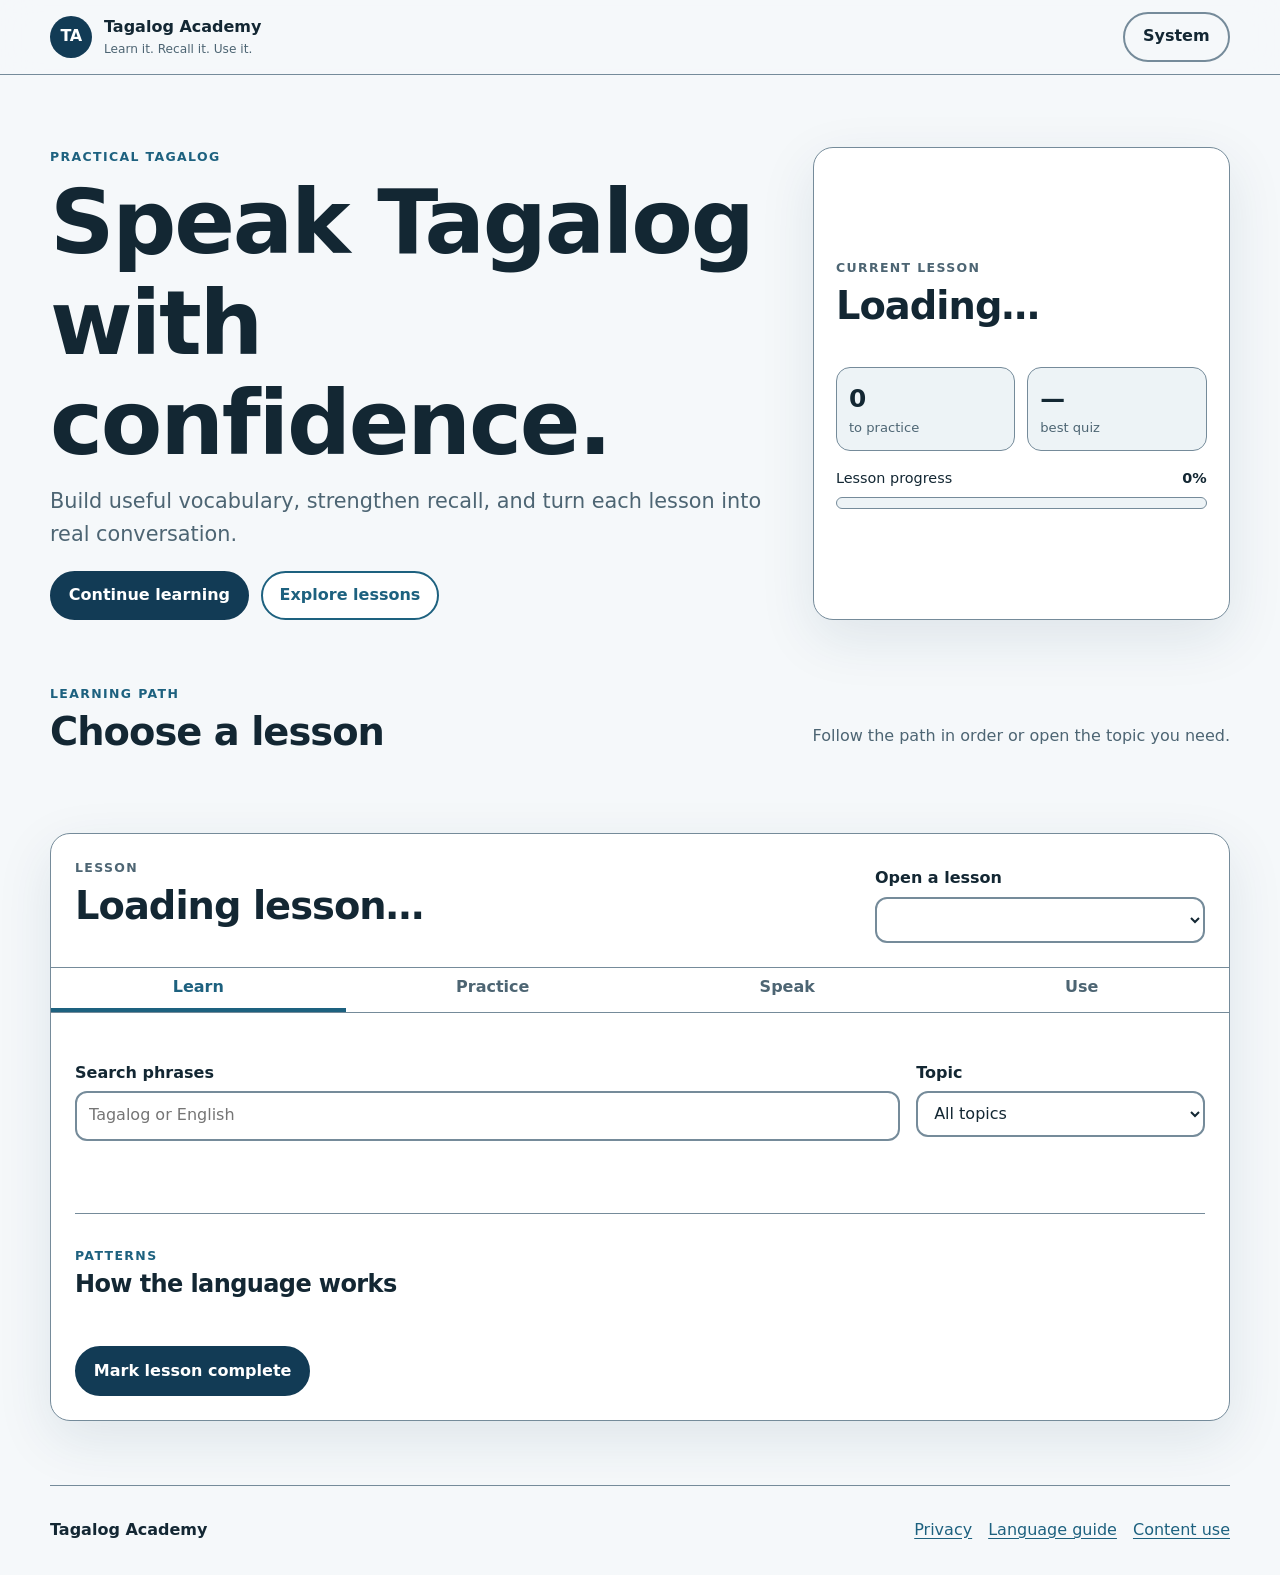
<file: index.html>
<!doctype html>
<html lang="en">
<head>
  <meta charset="utf-8">
  <meta name="viewport" content="width=device-width, initial-scale=1">
  <meta name="description" content="Learn practical Tagalog through short lessons, recall practice, speaking, and real conversation patterns.">
  <meta name="referrer" content="strict-origin-when-cross-origin">
  <meta http-equiv="Content-Security-Policy" content="default-src 'self'; script-src 'self'; style-src 'self'; img-src 'self' data:; media-src 'self' blob:; connect-src 'self'; object-src 'none'; base-uri 'none'; form-action 'self'; upgrade-insecure-requests">
  <meta name="theme-color" content="#123b55">
  <link rel="canonical" href="https://tagalog.academy/">
  <meta property="og:type" content="website">
  <meta property="og:url" content="https://tagalog.academy/">
  <meta property="og:title" content="Tagalog Academy">
  <meta property="og:description" content="A guided path to practical Tagalog.">
  <meta property="og:image" content="https://tagalog.academy/assets/images/social-card.png">
  <meta name="twitter:card" content="summary_large_image">
  <meta name="twitter:title" content="Tagalog Academy">
  <meta name="twitter:description" content="A guided path to practical Tagalog.">
  <meta name="twitter:image" content="https://tagalog.academy/assets/images/social-card.png">
  <title>Tagalog Academy — Learn practical Tagalog</title>
  <script src="assets/js/theme.js"></script>
  <link rel="icon" href="assets/icons/favicon.svg" type="image/svg+xml">
  <link rel="apple-touch-icon" href="assets/icons/icon-192.png">
  <link rel="manifest" href="manifest.webmanifest">
  <link rel="stylesheet" href="assets/css/styles.css">
</head>
<body>
  <a class="skip-link" href="#main">Skip to learning</a>
  <div id="global-feedback" class="global-feedback" role="status" aria-live="assertive" hidden>
    <span id="global-feedback-text"></span>
    <button id="retry-load" type="button" class="text-button" hidden>Try again</button>
  </div>

  <header class="site-header">
    <a class="wordmark" href="#top" aria-label="Tagalog Academy home">
      <span class="wordmark-mark" aria-hidden="true">TA</span>
      <span><strong>Tagalog Academy</strong><small>Learn it. Recall it. Use it.</small></span>
    </a>
    <div class="header-actions">
      <button id="install-app" class="button button-quiet" type="button" hidden>Install</button>
      <button id="theme-toggle" class="button button-quiet appearance-toggle" type="button" aria-label="Appearance: System. Activate to change.">System</button>
    </div>
  </header>

  <main id="main" class="page-shell">
    <section id="top" class="hero" aria-labelledby="hero-title">
      <div>
        <p class="eyebrow">Practical Tagalog</p>
        <h1 id="hero-title">Speak Tagalog with confidence.</h1>
        <p class="hero-copy">Build useful vocabulary, strengthen recall, and turn each lesson into real conversation.</p>
        <div class="hero-actions">
          <button id="continue-learning" class="button" type="button">Continue learning</button>
          <button class="button button-secondary" type="button" data-scroll-to="lesson-path">Explore lessons</button>
        </div>
      </div>
      <aside class="dashboard-card" aria-label="Current learning progress">
        <p class="eyebrow">Current lesson</p>
        <h2 id="dashboard-title">Loading…</h2>
        <p id="dashboard-summary"></p>
        <div class="metric-grid">
          <div><strong id="session-count">0</strong><span>to practice</span></div>
          <div><strong id="best-quiz">—</strong><span>best quiz</span></div>
        </div>
        <div class="progress-label-row"><span id="progress-label">Lesson progress</span><strong id="progress-value">0%</strong></div>
        <div class="progress-track" role="progressbar" aria-valuemin="0" aria-valuemax="100" aria-valuenow="0" aria-labelledby="progress-label"><div id="progress-fill"></div></div>
      </aside>
    </section>

    <section id="lesson-path" class="lesson-path" aria-labelledby="lesson-path-title">
      <div class="section-heading">
        <div><p class="eyebrow">Learning path</p><h2 id="lesson-path-title">Choose a lesson</h2></div>
        <p>Follow the path in order or open the topic you need.</p>
      </div>
      <div id="lesson-grid" class="lesson-grid"></div>
    </section>

    <section class="lesson-shell" aria-labelledby="active-lesson-title">
      <div class="lesson-header">
        <div>
          <p id="lesson-position" class="eyebrow">Lesson</p>
          <h2 id="active-lesson-title">Loading lesson…</h2>
          <p id="active-lesson-summary"></p>
        </div>
        <label class="lesson-select" for="lesson-select"><span>Open a lesson</span><select id="lesson-select"></select></label>
      </div>

      <nav class="tab-list" role="tablist" aria-label="Lesson sections">
        <button id="tab-learn" class="tab is-active" type="button" role="tab" aria-selected="true" aria-controls="learn" tabindex="0" data-panel="learn">Learn</button>
        <button id="tab-practice" class="tab" type="button" role="tab" aria-selected="false" aria-controls="practice" tabindex="-1" data-panel="practice">Practice</button>
        <button id="tab-speak" class="tab" type="button" role="tab" aria-selected="false" aria-controls="speak" tabindex="-1" data-panel="speak">Speak</button>
        <button id="tab-use" class="tab" type="button" role="tab" aria-selected="false" aria-controls="use" tabindex="-1" data-panel="use">Use</button>
      </nav>

      <section id="learn" class="panel is-active" role="tabpanel" aria-labelledby="tab-learn" tabindex="0">
        <div id="objectives" class="objective-grid"></div>
        <div class="toolbar">
          <label class="search-field" for="phrase-search"><span>Search phrases</span><input id="phrase-search" type="search" placeholder="Tagalog or English"></label>
          <label class="select-field" for="category-filter"><span>Topic</span><select id="category-filter"><option value="all">All topics</option></select></label>
        </div>
        <p id="search-status" class="search-status" role="status" aria-live="polite"></p>
        <div id="lesson-groups" class="lesson-groups"></div>
        <div class="subsection">
          <div class="section-heading compact-heading"><div><p class="eyebrow">Patterns</p><h3>How the language works</h3></div></div>
          <div id="grammar-notes" class="card-grid"></div>
          <div id="patterns" class="pattern-grid"></div>
        </div>
        <div class="lesson-actions">
          <button id="mark-lesson" class="button" type="button">Mark lesson complete</button>
          <button id="next-lesson" class="button button-secondary" type="button" hidden></button>
        </div>
      </section>

      <section id="practice" class="panel" role="tabpanel" aria-labelledby="tab-practice" tabindex="0" hidden>
        <div class="practice-grid">
          <article class="practice-card review-card">
            <div class="card-heading"><div><p class="eyebrow">Recall</p><h3>Practice what is due</h3></div><span id="review-counter">0 / 0</span></div>
            <p id="review-direction" class="review-direction">English → Tagalog</p>
            <p id="review-prompt" class="review-prompt" tabindex="-1">Loading…</p>
            <div id="review-answer" class="review-answer" hidden><strong lang="fil"></strong><span></span></div>
            <div id="review-controls" class="inline-actions">
              <button id="review-reveal" class="button" type="button">Reveal</button>
              <button id="review-speak" class="button button-secondary" type="button">Hear it</button>
            </div>
            <div id="review-ratings" class="rating-grid" hidden>
              <button class="rating-button" type="button" data-rating="again"><strong>Again</strong><span>Review soon</span></button>
              <button class="rating-button" type="button" data-rating="hard"><strong>Hard</strong><span>Tomorrow</span></button>
              <button class="rating-button" type="button" data-rating="good"><strong>Good</strong><span>Later</span></button>
            </div>
            <p id="review-feedback" class="feedback" role="status" aria-live="polite"></p>
          </article>

          <article class="practice-card">
            <div class="card-heading"><div><p class="eyebrow">Type</p><h3>Produce the Tagalog</h3></div><span id="typing-count"></span></div>
            <p id="typing-prompt" class="large-prompt"></p>
            <label for="typing-answer">Your answer</label>
            <input id="typing-answer" type="text" autocomplete="off" autocapitalize="sentences" spellcheck="false">
            <div class="inline-actions"><button id="typing-check" class="button" type="button">Check</button><button id="typing-reveal" class="button button-secondary" type="button">Reveal</button><button id="typing-next" class="button button-quiet" type="button">Next</button></div>
            <p id="typing-feedback" class="feedback" role="status" aria-live="polite"></p>
          </article>

          <article class="practice-card quiz-card">
            <div class="card-heading"><div><p class="eyebrow">Check</p><h3>Quick quiz</h3></div><span id="quiz-progress"></span></div>
            <form id="quiz-form"><fieldset><legend id="quiz-question"></legend><div id="quiz-choices" class="choice-list"></div></fieldset><div class="inline-actions"><button id="quiz-submit" class="button" type="submit">Check</button><button id="quiz-next" class="button button-secondary" type="button" hidden>Next</button></div></form>
            <p id="quiz-feedback" class="feedback" role="status" aria-live="polite"></p>
            <div id="quiz-result" class="result-card" hidden></div>
          </article>
        </div>
      </section>

      <section id="speak" class="panel" role="tabpanel" aria-labelledby="tab-speak" tabindex="0" hidden>
        <div class="section-heading"><div><p class="eyebrow">Listen and repeat</p><h3>Speaking practice</h3></div><p>Browser voices vary. When no Filipino voice is installed, playback is only a memory cue and may sound inaccurate.</p></div>
        <div class="speak-grid">
          <article class="practice-card">
            <label for="speak-phrase">Choose a phrase</label><select id="speak-phrase"></select>
            <div class="shadow-card"><strong id="shadow-tagalog" lang="fil"></strong><span id="shadow-english"></span></div>
            <div class="inline-actions"><button id="speak-normal" class="button" type="button">Play</button><button id="speak-slow" class="button button-secondary" type="button">Play slowly</button></div>
            <p id="speech-status" class="feedback" role="status" aria-live="polite"></p>
          </article>
          <article class="practice-card">
            <h3>Record yourself</h3><p>Record, listen, and compare. The recording stays in this browser session.</p>
            <div class="inline-actions"><button id="record-start" class="button" type="button">Start recording</button><button id="record-stop" class="button button-secondary" type="button" disabled>Stop</button></div>
            <audio id="recording-playback" controls hidden></audio>
            <p id="record-status" class="feedback" role="status" aria-live="polite"></p>
          </article>
        </div>
      </section>

      <section id="use" class="panel" role="tabpanel" aria-labelledby="tab-use" tabindex="0" hidden>
        <div class="section-heading"><div><p class="eyebrow">Create and apply</p><h3>Use the lesson</h3></div><p>Build your own language, then complete the practical challenge.</p></div>
        <div id="builder-grid" class="builder-grid"></div>
        <article class="mission-card"><p class="eyebrow">Challenge</p><h3 id="mission-title"></h3><p id="mission-description"></p><ol id="mission-steps"></ol><div class="example-box"><strong>Example</strong><p id="mission-example" lang="fil"></p></div><button id="mark-mission" class="button" type="button">Mark challenge complete</button></article>
        <div class="subsection"><div class="section-heading compact-heading"><div><p class="eyebrow">Downloads</p><h3>Study away from the screen</h3></div></div><div id="resource-grid" class="resource-grid"></div></div>
        <div class="progress-tools">
          <h3>Your progress</h3><p>Your progress is saved in this browser. Export a backup before switching devices or clearing browser data.</p>
          <div class="inline-actions"><button id="export-progress" class="button" type="button">Export backup</button><label class="button button-secondary file-button">Import backup<input id="import-progress" type="file" accept="application/json"></label><button id="reset-all" class="button button-danger" type="button">Reset all progress</button></div>
          <p id="data-feedback" class="feedback" role="status" aria-live="polite"></p>
        </div>
      </section>
    </section>
  </main>

  <footer class="site-footer"><strong>Tagalog Academy</strong><nav aria-label="Footer"><a href="/privacy.html">Privacy</a><a href="/language-notes.html">Language guide</a><a href="/content-use.html">Content use</a></nav></footer>
  <script type="module" src="assets/js/app.js"></script>
</body>
</html>
</file>
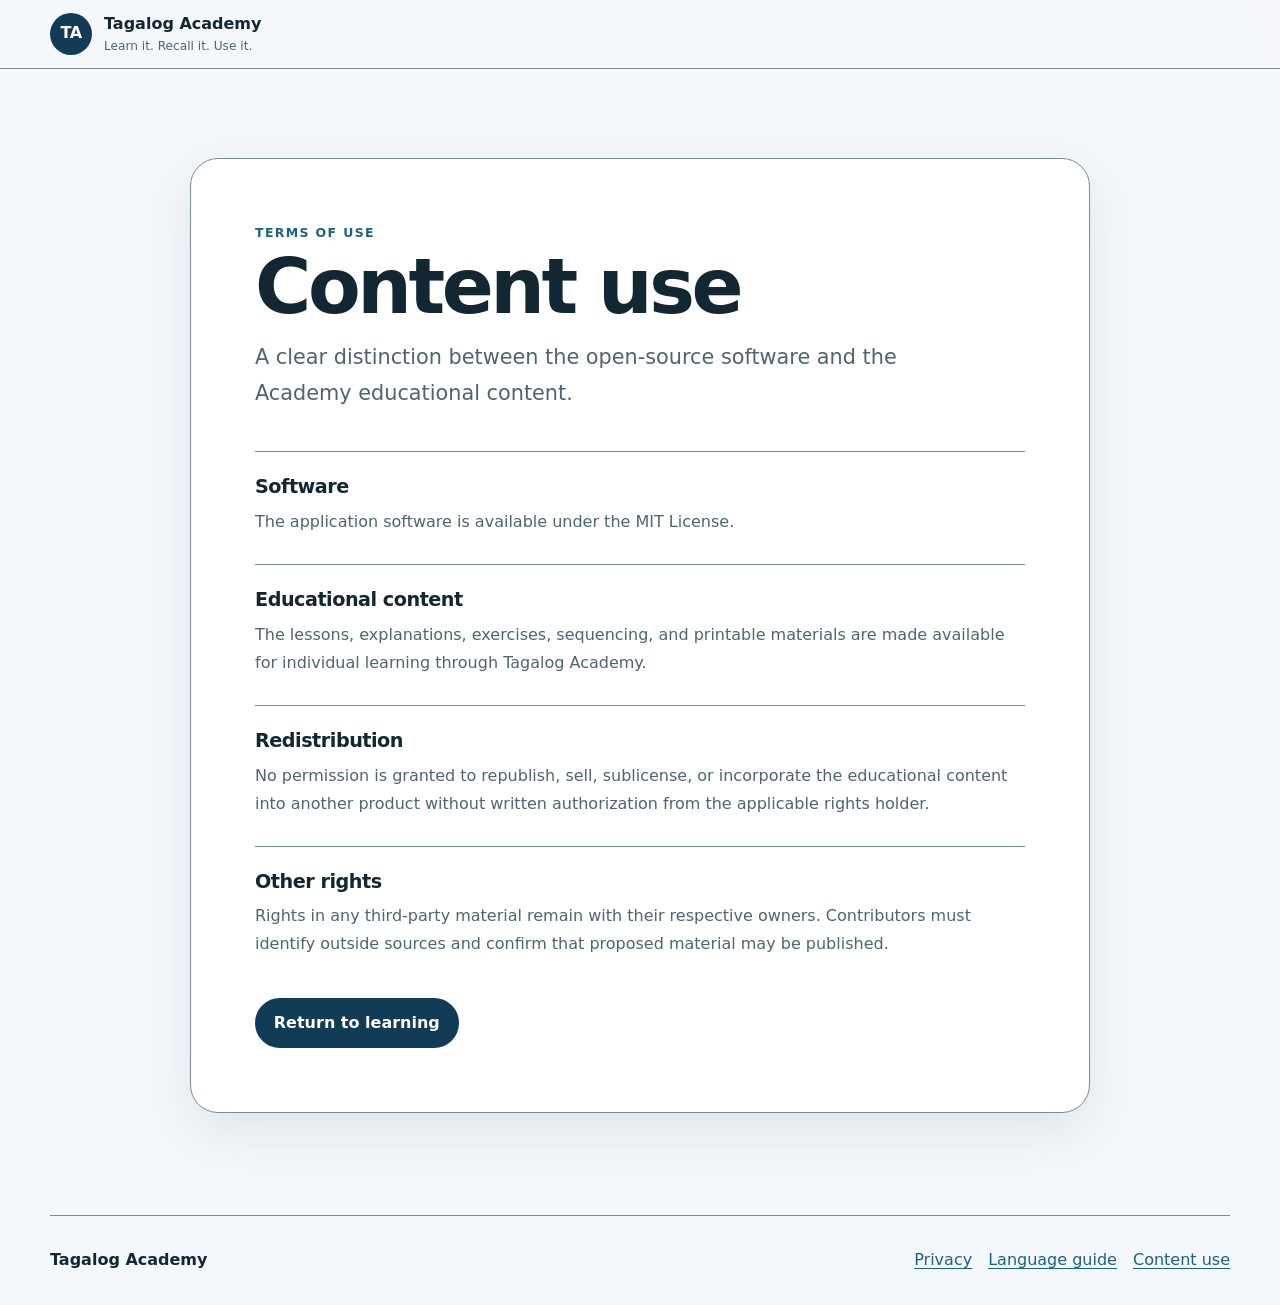
<file: content-use.html>
<!doctype html>
    <html lang="en">
    <head>
      <meta charset="utf-8">
      <meta name="viewport" content="width=device-width, initial-scale=1">
      <meta name="description" content="A clear distinction between the open-source software and the Academy educational content.">
      <meta name="referrer" content="strict-origin-when-cross-origin">
      <meta http-equiv="Content-Security-Policy" content="default-src 'self'; script-src 'self'; style-src 'self'; img-src 'self' data:; media-src 'self' blob:; connect-src 'self'; object-src 'none'; base-uri 'none'; form-action 'self'; upgrade-insecure-requests">
      <meta name="theme-color" content="#123b55">
      <link rel="canonical" href="https://tagalog.academy/content-use.html">
      <title>Content use — Tagalog Academy</title>
      <script src="/assets/js/theme.js"></script>
      <link rel="icon" href="/assets/icons/favicon.svg" type="image/svg+xml">
      <link rel="apple-touch-icon" href="/assets/icons/icon-192.png">
      <link rel="stylesheet" href="/assets/css/styles.css">
    </head>
    <body>
      <a class="skip-link" href="#main">Skip to content</a>
      <header class="site-header">
        <a class="wordmark" href="/" aria-label="Tagalog Academy home">
          <span class="wordmark-mark" aria-hidden="true">TA</span>
          <span><strong>Tagalog Academy</strong><small>Learn it. Recall it. Use it.</small></span>
        </a>
      </header>
      <main id="main" class="page-shell information-shell">
        <article class="information-card">
          <p class="eyebrow">Terms of use</p>
          <h1>Content use</h1>
          <p class="information-lead">A clear distinction between the open-source software and the Academy educational content.</p>
          <div class="prose">
<section><h2>Software</h2><p>The application software is available under the MIT License.</p></section>
<section><h2>Educational content</h2><p>The lessons, explanations, exercises, sequencing, and printable materials are made available for individual learning through Tagalog Academy.</p></section>
<section><h2>Redistribution</h2><p>No permission is granted to republish, sell, sublicense, or incorporate the educational content into another product without written authorization from the applicable rights holder.</p></section>
<section><h2>Other rights</h2><p>Rights in any third-party material remain with their respective owners. Contributors must identify outside sources and confirm that proposed material may be published.</p></section>
</div>
          <p class="information-action"><a class="button" href="/">Return to learning</a></p>
        </article>
      </main>
      <footer class="site-footer"><strong>Tagalog Academy</strong><nav aria-label="Footer"><a href="/privacy.html">Privacy</a><a href="/language-notes.html">Language guide</a><a href="/content-use.html">Content use</a></nav></footer>
    </body>
    </html>
</file>
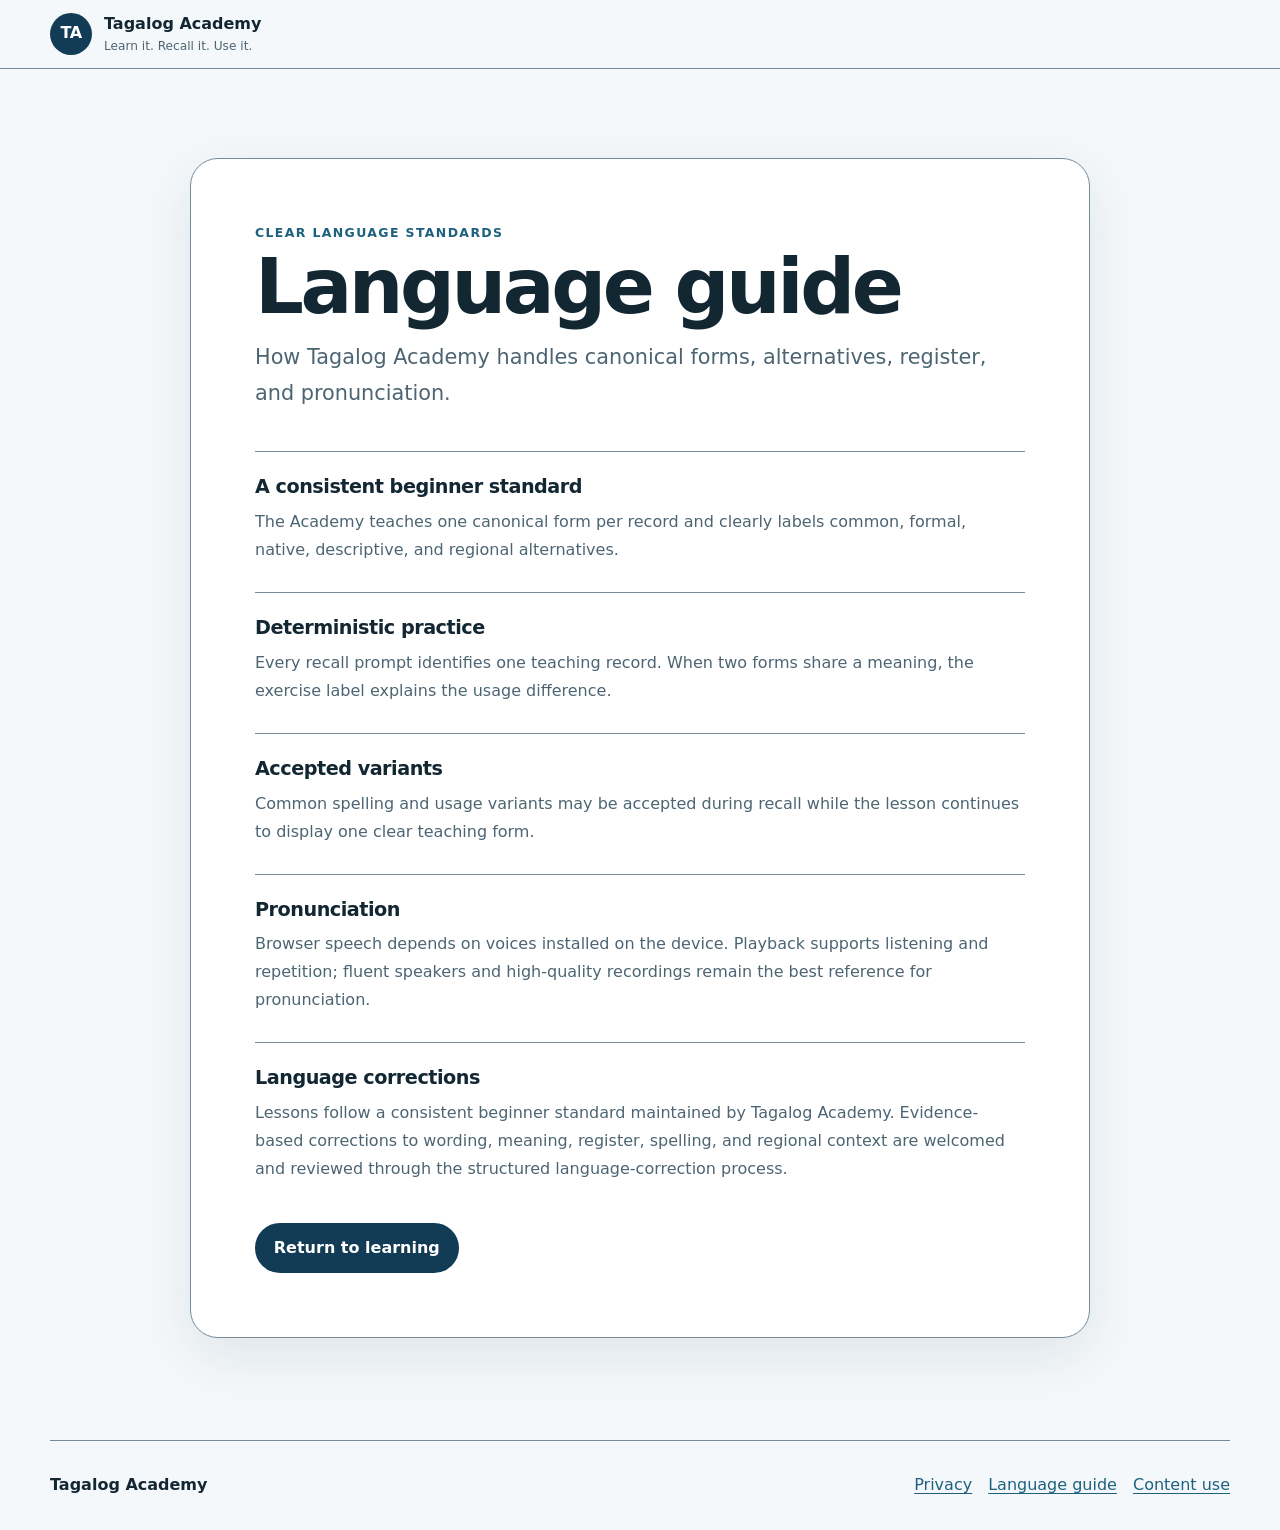
<file: language-notes.html>
<!doctype html>
    <html lang="en">
    <head>
      <meta charset="utf-8">
      <meta name="viewport" content="width=device-width, initial-scale=1">
      <meta name="description" content="How Tagalog Academy handles canonical forms, alternatives, register, and pronunciation.">
      <meta name="referrer" content="strict-origin-when-cross-origin">
      <meta http-equiv="Content-Security-Policy" content="default-src 'self'; script-src 'self'; style-src 'self'; img-src 'self' data:; media-src 'self' blob:; connect-src 'self'; object-src 'none'; base-uri 'none'; form-action 'self'; upgrade-insecure-requests">
      <meta name="theme-color" content="#123b55">
      <link rel="canonical" href="https://tagalog.academy/language-notes.html">
      <title>Language guide — Tagalog Academy</title>
      <script src="/assets/js/theme.js"></script>
      <link rel="icon" href="/assets/icons/favicon.svg" type="image/svg+xml">
      <link rel="apple-touch-icon" href="/assets/icons/icon-192.png">
      <link rel="stylesheet" href="/assets/css/styles.css">
    </head>
    <body>
      <a class="skip-link" href="#main">Skip to content</a>
      <header class="site-header">
        <a class="wordmark" href="/" aria-label="Tagalog Academy home">
          <span class="wordmark-mark" aria-hidden="true">TA</span>
          <span><strong>Tagalog Academy</strong><small>Learn it. Recall it. Use it.</small></span>
        </a>
      </header>
      <main id="main" class="page-shell information-shell">
        <article class="information-card">
          <p class="eyebrow">Clear language standards</p>
          <h1>Language guide</h1>
          <p class="information-lead">How Tagalog Academy handles canonical forms, alternatives, register, and pronunciation.</p>
          <div class="prose">
<section><h2>A consistent beginner standard</h2><p>The Academy teaches one canonical form per record and clearly labels common, formal, native, descriptive, and regional alternatives.</p></section>
<section><h2>Deterministic practice</h2><p>Every recall prompt identifies one teaching record. When two forms share a meaning, the exercise label explains the usage difference.</p></section>
<section><h2>Accepted variants</h2><p>Common spelling and usage variants may be accepted during recall while the lesson continues to display one clear teaching form.</p></section>
<section><h2>Pronunciation</h2><p>Browser speech depends on voices installed on the device. Playback supports listening and repetition; fluent speakers and high-quality recordings remain the best reference for pronunciation.</p></section>
<section><h2>Language corrections</h2><p>Lessons follow a consistent beginner standard maintained by Tagalog Academy. Evidence-based corrections to wording, meaning, register, spelling, and regional context are welcomed and reviewed through the structured language-correction process.</p></section>
</div>
          <p class="information-action"><a class="button" href="/">Return to learning</a></p>
        </article>
      </main>
      <footer class="site-footer"><strong>Tagalog Academy</strong><nav aria-label="Footer"><a href="/privacy.html">Privacy</a><a href="/language-notes.html">Language guide</a><a href="/content-use.html">Content use</a></nav></footer>
    </body>
    </html>
</file>
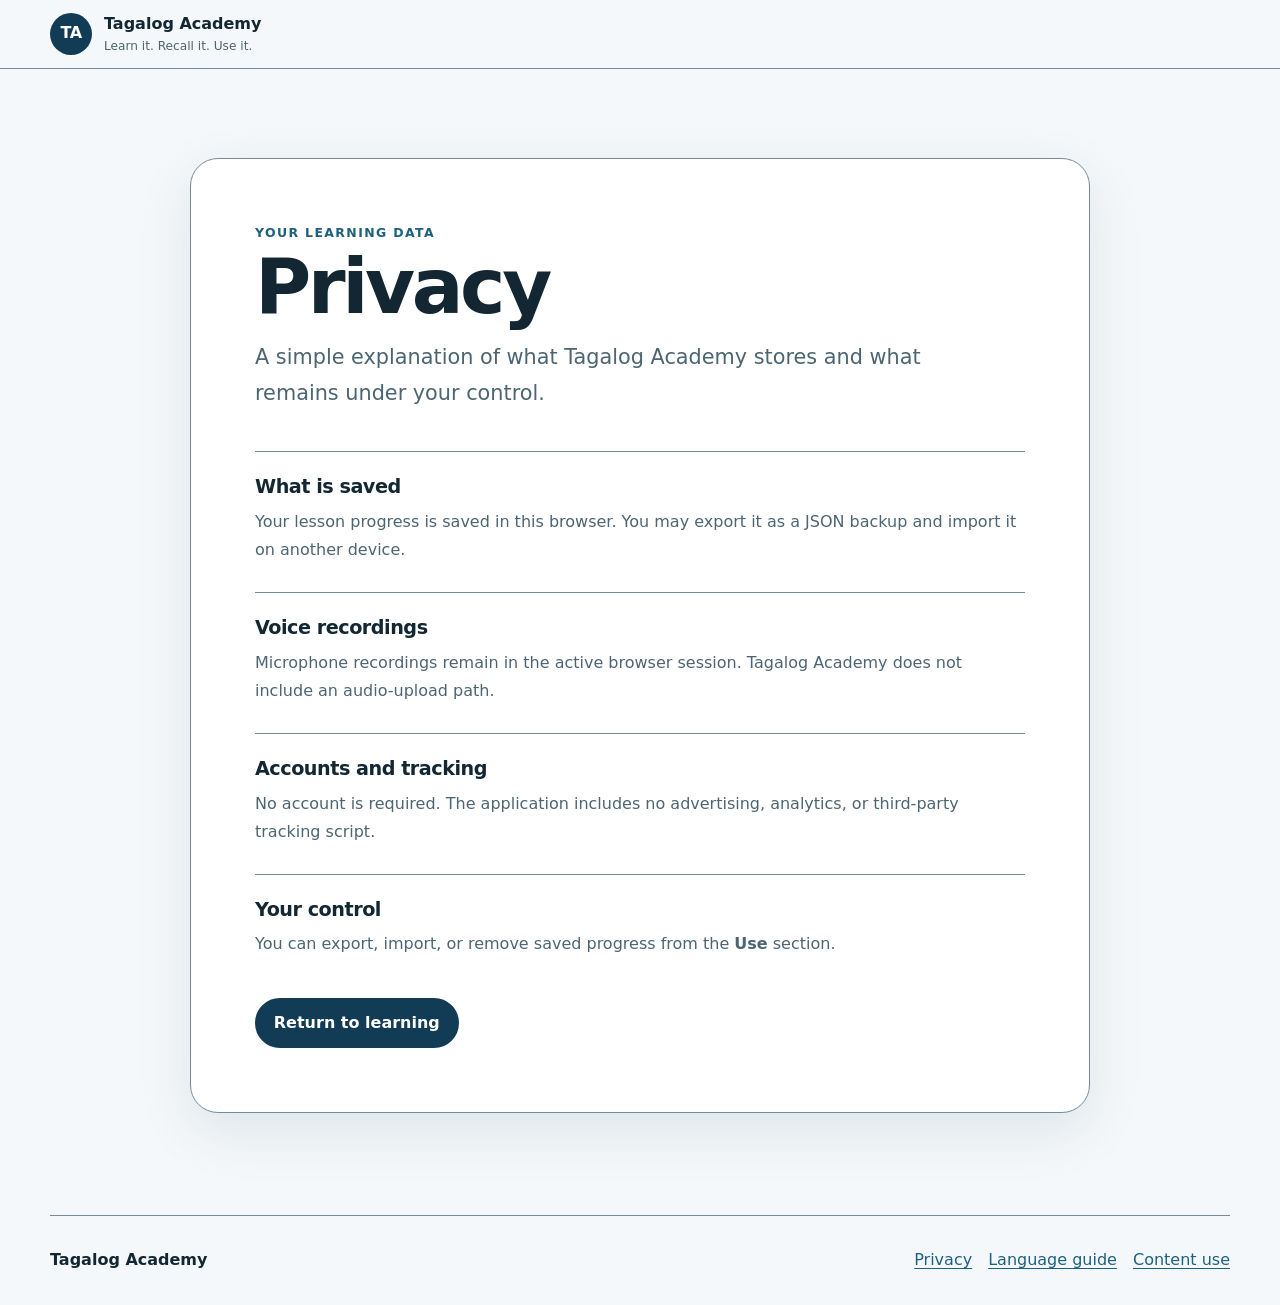
<file: privacy.html>
<!doctype html>
    <html lang="en">
    <head>
      <meta charset="utf-8">
      <meta name="viewport" content="width=device-width, initial-scale=1">
      <meta name="description" content="A simple explanation of what Tagalog Academy stores and what remains under your control.">
      <meta name="referrer" content="strict-origin-when-cross-origin">
      <meta http-equiv="Content-Security-Policy" content="default-src 'self'; script-src 'self'; style-src 'self'; img-src 'self' data:; media-src 'self' blob:; connect-src 'self'; object-src 'none'; base-uri 'none'; form-action 'self'; upgrade-insecure-requests">
      <meta name="theme-color" content="#123b55">
      <link rel="canonical" href="https://tagalog.academy/privacy.html">
      <title>Privacy — Tagalog Academy</title>
      <script src="/assets/js/theme.js"></script>
      <link rel="icon" href="/assets/icons/favicon.svg" type="image/svg+xml">
      <link rel="apple-touch-icon" href="/assets/icons/icon-192.png">
      <link rel="stylesheet" href="/assets/css/styles.css">
    </head>
    <body>
      <a class="skip-link" href="#main">Skip to content</a>
      <header class="site-header">
        <a class="wordmark" href="/" aria-label="Tagalog Academy home">
          <span class="wordmark-mark" aria-hidden="true">TA</span>
          <span><strong>Tagalog Academy</strong><small>Learn it. Recall it. Use it.</small></span>
        </a>
      </header>
      <main id="main" class="page-shell information-shell">
        <article class="information-card">
          <p class="eyebrow">Your learning data</p>
          <h1>Privacy</h1>
          <p class="information-lead">A simple explanation of what Tagalog Academy stores and what remains under your control.</p>
          <div class="prose">
<section><h2>What is saved</h2><p>Your lesson progress is saved in this browser. You may export it as a JSON backup and import it on another device.</p></section>
<section><h2>Voice recordings</h2><p>Microphone recordings remain in the active browser session. Tagalog Academy does not include an audio-upload path.</p></section>
<section><h2>Accounts and tracking</h2><p>No account is required. The application includes no advertising, analytics, or third-party tracking script.</p></section>
<section><h2>Your control</h2><p>You can export, import, or remove saved progress from the <strong>Use</strong> section.</p></section>
</div>
          <p class="information-action"><a class="button" href="/">Return to learning</a></p>
        </article>
      </main>
      <footer class="site-footer"><strong>Tagalog Academy</strong><nav aria-label="Footer"><a href="/privacy.html">Privacy</a><a href="/language-notes.html">Language guide</a><a href="/content-use.html">Content use</a></nav></footer>
    </body>
    </html>
</file>
<file: assets/css/styles.css>
:root {
  color-scheme: light;
  --bg: #f5f8fa;
  --surface: #ffffff;
  --surface-2: #edf3f6;
  --text: #132733;
  --muted: #4d6573;
  --brand: #123b55;
  --brand-2: #1d617f;
  --accent: #f1b94b;
  --line: #758b9a;
  --success: #166534;
  --danger: #a52121;
  --shadow: 0 18px 55px rgba(18,59,85,.10);
  --radius: 20px;
  --max: 1180px;
}
html[data-theme="dark"] {
  color-scheme: dark;
  --bg: #08141c;
  --surface: #10222d;
  --surface-2: #17303d;
  --text: #edf5f8;
  --muted: #b6c7d0;
  --brand: #8ed2ee;
  --brand-2: #b5e3f4;
  --accent: #f5c96c;
  --line: #6f8998;
  --success: #8bd3a6;
  --danger: #ff9c9c;
  --shadow: 0 18px 55px rgba(0,0,0,.35);
}
* { box-sizing: border-box; }
[hidden] { display: none !important; }
html { scroll-behavior: smooth; }
body { margin: 0; background: var(--bg); color: var(--text); font-family: Inter, ui-sans-serif, system-ui, -apple-system, BlinkMacSystemFont, "Segoe UI", sans-serif; line-height: 1.55; }
a { color: var(--brand-2); text-underline-offset: .2em; }
button, input, select { font: inherit; }
button, select, input, .button { min-height: 44px; }
button { cursor: pointer; }
:focus-visible { outline: 3px solid var(--brand-2); outline-offset: 3px; }
.skip-link { position: fixed; left: 1rem; top: -5rem; z-index: 100; background: var(--surface); padding: .75rem 1rem; border: 2px solid var(--brand-2); border-radius: 10px; }
.skip-link:focus { top: 1rem; }
.global-feedback { position: fixed; z-index: 80; left: 50%; top: 1rem; transform: translateX(-50%); width: min(92vw, 720px); padding: .85rem 1rem; border-radius: 14px; background: var(--surface); border: 2px solid var(--brand-2); box-shadow: var(--shadow); display: flex; align-items: center; gap: 1rem; justify-content: space-between; }
.global-feedback.error { border-color: var(--danger); }
.text-button { border: 0; background: transparent; color: var(--brand-2); text-decoration: underline; padding: .3rem; }
.site-header { position: sticky; top: 0; z-index: 40; display: flex; justify-content: space-between; align-items: center; gap: 1rem; padding: .75rem max(1rem, calc((100vw - var(--max))/2)); background: color-mix(in srgb, var(--bg) 88%, transparent); backdrop-filter: blur(18px); border-bottom: 1px solid var(--line); }
.wordmark { display: inline-flex; align-items: center; gap: .75rem; color: var(--text); text-decoration: none; }
.wordmark-mark { display: grid; place-items: center; width: 42px; height: 42px; border-radius: 50%; background: var(--brand); color: var(--surface); font-weight: 900; letter-spacing: -.04em; }
html[data-theme="dark"] .wordmark-mark { color: #08141c; }
.wordmark strong, .wordmark small { display: block; }
.wordmark small { color: var(--muted); font-size: .76rem; }
.header-actions { display: flex; gap: .5rem; flex-wrap: wrap; }
.page-shell { width: min(calc(100% - 2rem), var(--max)); margin: 0 auto; padding: 2.5rem 0 4rem; }
.hero { display: grid; grid-template-columns: 1.4fr .8fr; gap: 2rem; align-items: stretch; padding: 2rem 0 3rem; }
.eyebrow { margin: 0 0 .4rem; color: var(--brand-2); font-size: .78rem; font-weight: 850; letter-spacing: .11em; text-transform: uppercase; }
h1, h2, h3 { line-height: 1.12; margin: 0 0 .75rem; letter-spacing: -.025em; }
h1 { font-size: clamp(2.6rem, 7vw, 5.6rem); max-width: 12ch; }
h2 { font-size: clamp(1.7rem, 3vw, 2.7rem); }
h3 { font-size: clamp(1.18rem, 2vw, 1.5rem); }
p { margin-top: 0; }
.hero-copy { font-size: clamp(1.05rem, 2vw, 1.3rem); color: var(--muted); max-width: 62ch; }
.hero-actions, .inline-actions { display: flex; gap: .75rem; flex-wrap: wrap; align-items: center; }
.button { display: inline-flex; align-items: center; justify-content: center; border: 2px solid var(--brand); border-radius: 999px; padding: .65rem 1.05rem; background: var(--brand); color: #fff; font-weight: 800; text-decoration: none; }
html[data-theme="dark"] .button { color: #08141c; }
.button-secondary { background: var(--surface); color: var(--brand-2); border-color: var(--brand-2); }
.button-quiet { background: transparent; color: var(--text); border-color: var(--line); }
.button-danger { background: transparent; color: var(--danger); border-color: var(--danger); }
html[data-theme="dark"] .button-secondary { color: var(--brand-2); }
html[data-theme="dark"] .button-quiet { color: var(--text); }
html[data-theme="dark"] .button-danger { color: var(--danger); }
.dashboard-card, .lesson-shell, .practice-card, .mission-card, .progress-tools, .builder-card, .resource-card { background: var(--surface); border: 1px solid var(--line); border-radius: var(--radius); box-shadow: var(--shadow); }
.dashboard-card { padding: 1.4rem; display: flex; flex-direction: column; justify-content: center; }
.dashboard-card > p { color: var(--muted); }
.metric-grid { display: grid; grid-template-columns: repeat(2,1fr); gap: .75rem; margin: .75rem 0 1rem; }
.metric-grid div { background: var(--surface-2); border: 1px solid var(--line); border-radius: 14px; padding: .75rem; }
.metric-grid strong, .metric-grid span { display: block; }
.metric-grid strong { font-size: 1.55rem; }
.metric-grid span { color: var(--muted); font-size: .82rem; }
.progress-label-row { display: flex; justify-content: space-between; gap: 1rem; font-size: .9rem; margin-bottom: .45rem; }
.progress-track { height: 12px; border-radius: 999px; overflow: hidden; background: var(--surface-2); border: 1px solid var(--line); }
.progress-track > div { height: 100%; width: 0; background: var(--brand-2); transition: width .25s ease; }
.section-heading { display: flex; justify-content: space-between; align-items: end; gap: 2rem; margin-bottom: 1.25rem; }
.section-heading > p { color: var(--muted); max-width: 56ch; }
.compact-heading { align-items: center; }
.lesson-path { padding: 1rem 0 3rem; }
.lesson-grid { display: grid; grid-template-columns: repeat(3, minmax(0,1fr)); gap: 1rem; }
.lesson-card { width: 100%; text-align: left; padding: 1rem; background: var(--surface); color: var(--text); border: 1px solid var(--line); border-radius: 16px; box-shadow: none; }
.lesson-card:hover { border-color: var(--brand-2); transform: translateY(-1px); }
.lesson-card.is-active { border: 3px solid var(--brand-2); padding: calc(1rem - 2px); }
.lesson-card small, .lesson-card span { display: block; color: var(--muted); }
.lesson-card strong { display: block; font-size: 1.08rem; margin: .25rem 0; }
.lesson-card .mini-progress { height: 6px; margin-top: .65rem; background: var(--surface-2); border-radius: 999px; overflow: hidden; }
.lesson-card .mini-progress i { display: block; width: 0; height: 100%; background: var(--brand-2); }
.lesson-shell { overflow: clip; }
.lesson-header { display: flex; justify-content: space-between; align-items: end; gap: 2rem; padding: 1.5rem; border-bottom: 1px solid var(--line); }
.lesson-header > div { max-width: 68ch; }
.lesson-header p { color: var(--muted); }
.lesson-select { min-width: min(330px,100%); }
.lesson-select span, label > span { display: block; font-weight: 750; margin-bottom: .35rem; }
select, input[type="text"], input[type="search"] { width: 100%; border: 2px solid var(--line); background: var(--surface); color: var(--text); border-radius: 12px; padding: .65rem .75rem; }
.tab-list { position: sticky; top: 68px; z-index: 20; display: grid; grid-template-columns: repeat(4,1fr); background: var(--surface); border-bottom: 1px solid var(--line); }
.tab { border: 0; border-bottom: 4px solid transparent; background: transparent; color: var(--muted); font-weight: 850; }
.tab.is-active { color: var(--brand-2); border-bottom-color: var(--brand-2); }
.panel { padding: 1.5rem; }
.panel[hidden] { display: none; }
.objective-grid, .card-grid, .pattern-grid, .builder-grid, .resource-grid { display: grid; grid-template-columns: repeat(2,minmax(0,1fr)); gap: 1rem; }
.objective { padding: .85rem 1rem; border-left: 5px solid var(--accent); background: var(--surface-2); border-radius: 0 14px 14px 0; }
.toolbar { display: grid; grid-template-columns: 1fr minmax(180px,.35fr); gap: 1rem; margin: 1.5rem 0 .5rem; }
.search-status { min-height: 1.5rem; color: var(--muted); }
.lesson-group { margin: 1.5rem 0; }
.vocab-grid { display: grid; grid-template-columns: repeat(2,minmax(0,1fr)); gap: .75rem; }
.vocab-card { display: grid; grid-template-columns: 1fr auto; gap: .8rem; padding: .9rem; background: var(--surface-2); border: 1px solid var(--line); border-radius: 14px; }
.vocab-card strong { display: block; font-size: 1.08rem; }
.vocab-card span, .vocab-card small { display: block; color: var(--muted); }
.vocab-actions { display: flex; gap: .35rem; align-items: start; }
.icon-button { min-width: 44px; min-height: 44px; border: 2px solid var(--line); background: var(--surface); color: var(--text); border-radius: 12px; font-weight: 900; }
.icon-button.is-active { border-color: var(--success); color: var(--success); }
.subsection { margin-top: 2.5rem; padding-top: 2rem; border-top: 1px solid var(--line); }
.note-card, .pattern-card { padding: 1rem; border: 1px solid var(--line); border-radius: 14px; background: var(--surface-2); }
.pattern-card .tagalog { font-weight: 850; font-size: 1.08rem; }
.practice-grid { display: grid; grid-template-columns: repeat(2,minmax(0,1fr)); gap: 1rem; }
.practice-card { padding: 1.15rem; box-shadow: none; }
.quiz-card { grid-column: 1 / -1; }
.card-heading { display: flex; justify-content: space-between; align-items: start; gap: 1rem; }
.review-card { min-height: 430px; }
.review-direction { color: var(--brand-2); font-weight: 800; }
.review-prompt, .large-prompt { font-size: clamp(1.5rem,3vw,2.35rem); font-weight: 850; margin: 1.25rem 0; }
.review-answer { margin: 1rem 0; padding: 1rem; border-radius: 14px; background: var(--surface-2); }
.review-answer strong, .review-answer span { display: block; }
.review-answer strong { font-size: 1.35rem; }
.rating-grid { display: grid; grid-template-columns: repeat(3,1fr); gap: .6rem; margin-top: 1rem; }
.rating-button { border: 2px solid var(--line); border-radius: 12px; background: var(--surface); color: var(--text); padding: .7rem; }
.rating-button strong, .rating-button span { display: block; }
.rating-button span { color: var(--muted); font-size: .78rem; }
.feedback { min-height: 1.5rem; margin-top: .75rem; }
.feedback.success { color: var(--success); font-weight: 750; }
.feedback.error { color: var(--danger); font-weight: 750; }
fieldset { border: 0; padding: 0; margin: 0; }
legend { font-size: 1.2rem; font-weight: 850; margin-bottom: 1rem; }
.choice-list { display: grid; gap: .65rem; }
.choice-list label { display: flex; gap: .75rem; align-items: center; padding: .75rem; border: 2px solid var(--line); border-radius: 12px; }
.choice-list input { width: 20px; height: 20px; }
.result-card, .example-box { padding: 1rem; background: var(--surface-2); border: 1px solid var(--line); border-radius: 14px; margin-top: 1rem; }
.speak-grid { display: grid; grid-template-columns: repeat(2,minmax(0,1fr)); gap: 1rem; }
.shadow-card { padding: 1.5rem; margin: 1rem 0; background: var(--surface-2); border: 1px solid var(--line); border-radius: 16px; }
.shadow-card strong, .shadow-card span { display: block; }
.shadow-card strong { font-size: 1.7rem; }
audio { width: 100%; margin-top: 1rem; }
.builder-card, .mission-card, .progress-tools, .resource-card { padding: 1.15rem; box-shadow: none; }
.builder-fields { display: grid; grid-template-columns: repeat(2,minmax(0,1fr)); gap: .75rem; }
.builder-output { white-space: pre-wrap; font-size: 1.1rem; }
.mission-card { margin-top: 1.25rem; }
.resource-grid { grid-template-columns: repeat(2,minmax(0,1fr)); }
.resource-card .resource-type { color: var(--brand-2); font-weight: 800; font-size: .82rem; }
.progress-tools { margin-top: 1.25rem; }
.file-button input { position: absolute; width: 1px; height: 1px; overflow: hidden; clip: rect(0,0,0,0); }
.site-footer { width: min(calc(100% - 2rem), var(--max)); margin: 0 auto; padding: 2rem 0; border-top: 1px solid var(--line); display: flex; justify-content: space-between; gap: 1rem; }
.site-footer nav { display: flex; gap: 1rem; flex-wrap: wrap; }
.empty-state { padding: 1rem; background: var(--surface-2); border: 1px solid var(--line); border-radius: 14px; }
@media (max-width: 900px) {
  .hero, .lesson-header, .speak-grid { grid-template-columns: 1fr; display: grid; }
  .lesson-grid { grid-template-columns: repeat(2,minmax(0,1fr)); }
  .practice-grid { grid-template-columns: 1fr; }
  .quiz-card { grid-column: auto; }
}
@media (max-width: 640px) {
  .page-shell { width: min(calc(100% - 1rem), var(--max)); padding-top: 1rem; }
  .site-header { padding: .55rem .7rem; }
  .wordmark small { display: none; }
  .header-actions { justify-content: end; }
  .button { padding: .58rem .82rem; }
  .hero { padding-top: 1rem; gap: 1rem; }
  h1 { font-size: clamp(2.25rem,12vw,3.8rem); }
  .lesson-grid, .objective-grid, .card-grid, .pattern-grid, .builder-grid, .resource-grid, .vocab-grid, .toolbar, .builder-fields { grid-template-columns: 1fr; }
  .lesson-header { padding: 1rem; gap: 1rem; }
  .panel { padding: 1rem; }
  .tab-list { top: 56px; }
  .tab { font-size: .9rem; }
  .rating-grid { grid-template-columns: 1fr; }
  .section-heading, .site-footer { align-items: start; flex-direction: column; }
  .vocab-card { grid-template-columns: 1fr; }
  .vocab-actions { justify-content: start; }
}
@media (prefers-reduced-motion: reduce) {
  *, *::before, *::after { animation-duration: .01ms !important; animation-iteration-count: 1 !important; transition-duration: .01ms !important; scroll-behavior: auto !important; }
  html { scroll-behavior: auto; }
}
@media print {
  .site-header, .hero, .lesson-path, .tab-list, .toolbar, .vocab-actions, .header-actions, .hero-actions, .progress-tools, .site-footer { display: none !important; }
  body, .page-shell, .lesson-shell, .panel { background: #fff; color: #000; box-shadow: none; border: 0; width: 100%; margin: 0; padding: 0; }
  .panel[hidden] { display: none !important; }
}

/* Release-candidate path clarity */
.lesson-card-meta { display: flex !important; align-items: center; justify-content: space-between; gap: .75rem; }
.lesson-card-meta small, .lesson-card-meta .lesson-status { display: inline-block; }
.lesson-status { font-size: .78rem; font-weight: 850; color: var(--brand-2) !important; }
.lesson-card.is-complete { border-color: var(--success); }
.lesson-card.is-complete .lesson-status { color: var(--success) !important; }
.lesson-card.is-complete .mini-progress i { background: var(--success); }
.lesson-actions { display: flex; flex-wrap: wrap; align-items: center; gap: .75rem; margin-top: 1rem; }
@media (max-width: 640px) {
  .lesson-actions .button { width: 100%; }
}

/* Public information pages */
.appearance-toggle { min-width: 6.4rem; padding-inline: 1.15rem; }
.information-shell { max-width: 900px; padding-top: clamp(3rem, 7vw, 6rem); padding-bottom: clamp(4rem, 8vw, 7rem); }
.information-card { background: var(--surface); border: 1px solid var(--line); border-radius: 28px; box-shadow: var(--shadow); padding: clamp(1.75rem, 5vw, 4rem); }
.information-card h1 { max-width: 14ch; margin: .35rem 0 1rem; font-size: clamp(2.5rem, 7vw, 4.8rem); line-height: .98; letter-spacing: -.045em; }
.information-lead { max-width: 46rem; color: var(--muted); font-size: clamp(1.05rem, 2.4vw, 1.3rem); line-height: 1.7; }
.prose { margin-top: 2.5rem; display: grid; gap: 1.75rem; }
.prose section { padding-top: 1.5rem; border-top: 1px solid var(--line); }
.prose h2 { margin: 0 0 .65rem; font-size: 1.2rem; }
.prose p { margin: 0; max-width: 48rem; color: var(--muted); line-height: 1.75; }
.information-action { margin: 2.5rem 0 0; }
@media (max-width: 640px) {
  .appearance-toggle { min-width: auto; padding-inline: .95rem; }
  .information-card { border-radius: 22px; }
}
</file>
